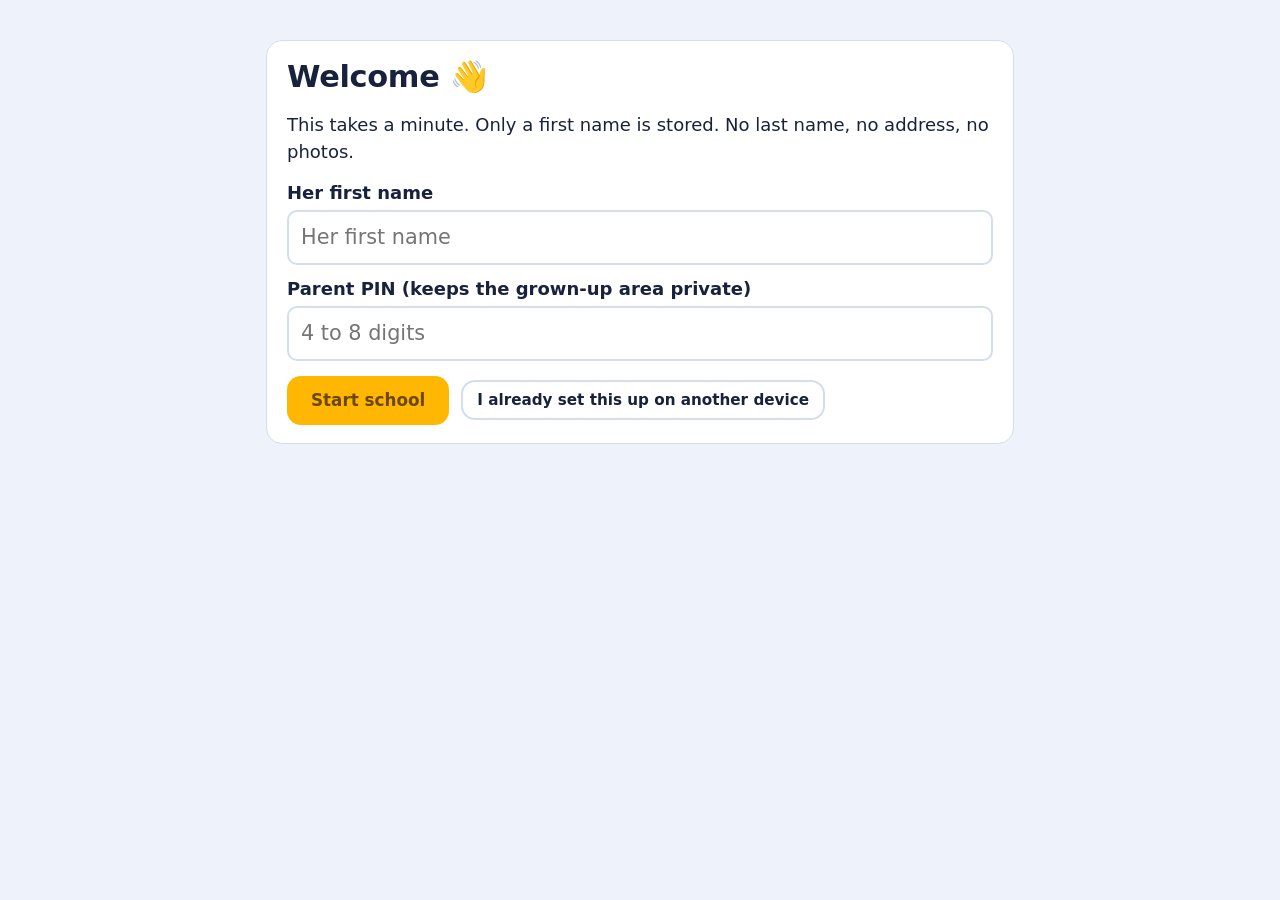
<file: index.html>
<!doctype html>
<html lang="en">
<head>
<meta charset="utf-8">
<meta name="viewport" content="width=device-width, initial-scale=1, viewport-fit=cover">
<meta name="theme-color" content="#1b2a4e">
<meta name="apple-mobile-web-app-capable" content="yes">
<meta name="mobile-web-app-capable" content="yes">
<meta name="apple-mobile-web-app-status-bar-style" content="black-translucent">
<meta name="apple-mobile-web-app-title" content="Ava's School">
<title>Ava's School</title>
<link rel="manifest" href="manifest.json">
<link rel="apple-touch-icon" href="icons/icon-180.png">
<link rel="icon" href="icons/icon-192.png">
<link rel="stylesheet" href="css/app.css">
</head>
<body>
<div id="app" aria-live="polite"></div>
<noscript>This app needs JavaScript turned on.</noscript>
<script src="config.js"></script>
<script src="js/calendar.js"></script>
<script src="js/gen.js"></script>
<script src="js/gen2.js"></script>
<script src="js/store.js"></script>
<script src="js/review.js"></script>
<script src="js/sync.js"></script>
<script src="js/behavior.js"></script>
<script src="js/scripture.js"></script>
<script src="js/content/core.js"></script>
<script src="js/content/bible.js"></script>
<script src="js/content/lang.js"></script>
<script src="js/content/stem.js"></script>
<script src="js/content/projects.js"></script>
<script src="js/content/bank_sci0.js"></script>
<script src="js/content/bank_sci1.js"></script>
<script src="js/content/bank_sci2.js"></script>
<script src="js/content/bank_ss0.js"></script>
<script src="js/content/bank_ss1.js"></script>
<script src="js/content/bank_ss2.js"></script>
<script src="js/content/bank_read0.js"></script>
<script src="js/content/bank_read1.js"></script>
<script src="js/content/bank_read2.js"></script>
<script src="js/content/bank_gram1.js"></script>
<script src="js/content/bank_gram2.js"></script>
<script src="js/content/bank_spell.js"></script>
<script src="js/content/bank_bible.js"></script>
<script src="js/content/bank_prompts.js"></script>
<script src="js/content/plan.js"></script>
<script src="js/schedule.js"></script>
<script src="js/assess.js"></script>
<script src="js/planner.js"></script>
<script src="js/ui.js"></script>
<script src="js/pics.js"></script>
<script src="js/fx.js"></script>
<script src="js/lessons.js"></script>
<script src="js/home.js"></script>
<script src="js/parent.js"></script>
<script src="js/finish.js"></script>
<script src="js/app.js"></script>
</body>
</html>
</file>
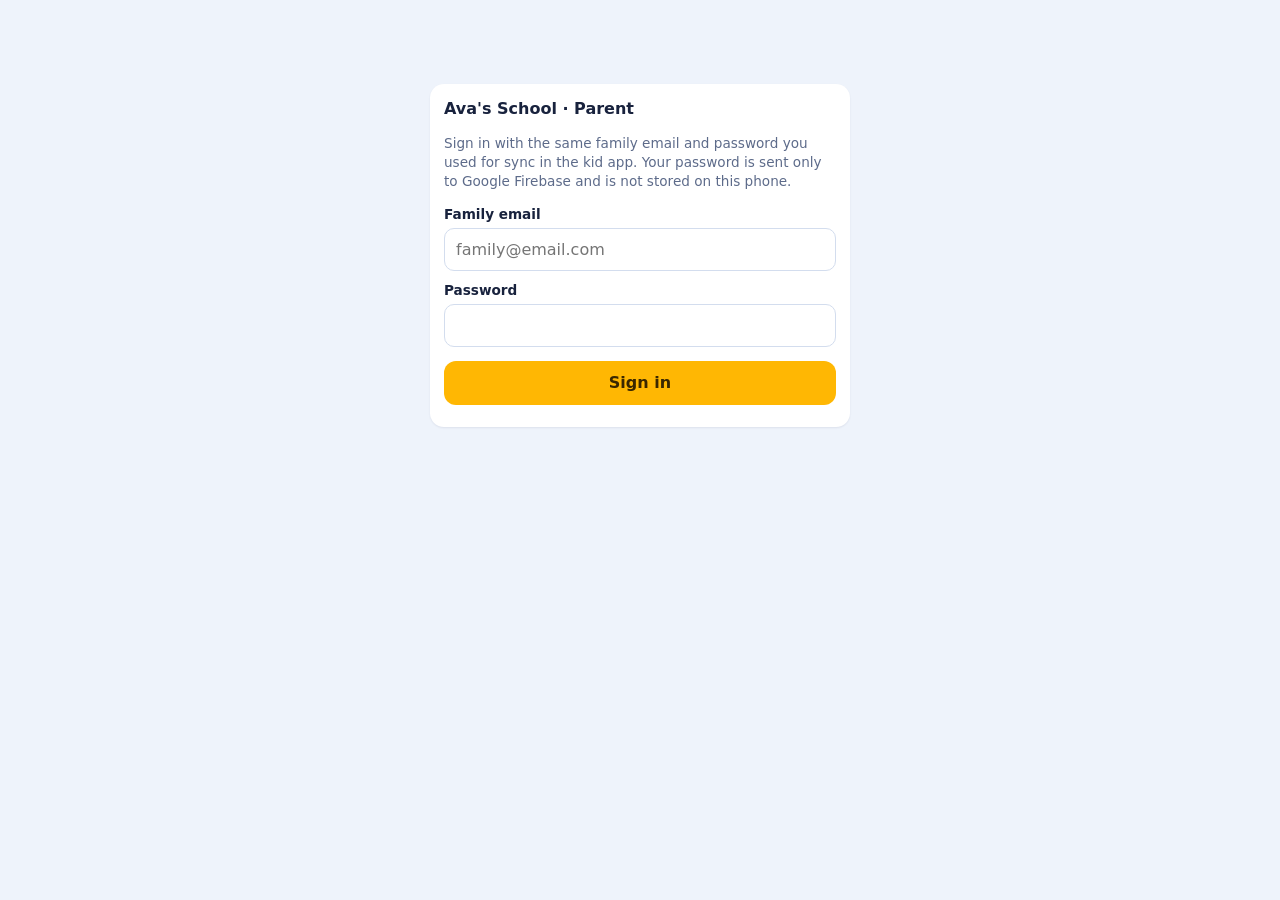
<file: parent/index.html>
<!doctype html>
<html lang="en">
<head>
<meta charset="utf-8">
<meta name="viewport" content="width=device-width, initial-scale=1, viewport-fit=cover">
<meta name="theme-color" content="#1b2a4e">
<meta name="apple-mobile-web-app-capable" content="yes">
<meta name="mobile-web-app-capable" content="yes">
<meta name="apple-mobile-web-app-status-bar-style" content="black-translucent">
<meta name="apple-mobile-web-app-title" content="Ava Parent">
<title>Ava's School – Parent</title>
<link rel="manifest" href="manifest.json">
<link rel="apple-touch-icon" href="icons/icon-180.png">
<link rel="icon" href="icons/icon-192.png">
<link rel="stylesheet" href="parent.css">
</head>
<body>
<div id="app" aria-live="polite"></div>
<noscript>This app needs JavaScript turned on.</noscript>
<script src="../config.js"></script>
<script src="../js/calendar.js"></script>
<script src="../js/gen.js"></script>
<script src="../js/gen2.js"></script>
<script src="../js/store.js"></script>
<script src="../js/review.js"></script>
<script src="../js/sync.js"></script>
<script src="../js/behavior.js"></script>
<script src="../js/scripture.js"></script>
<script src="../js/content/core.js"></script>
<script src="../js/content/bible.js"></script>
<script src="../js/content/lang.js"></script>
<script src="../js/content/stem.js"></script>
<script src="../js/content/projects.js"></script>
<script src="../js/content/bank_sci0.js"></script>
<script src="../js/content/bank_sci1.js"></script>
<script src="../js/content/bank_sci2.js"></script>
<script src="../js/content/bank_ss0.js"></script>
<script src="../js/content/bank_ss1.js"></script>
<script src="../js/content/bank_ss2.js"></script>
<script src="../js/content/bank_read0.js"></script>
<script src="../js/content/bank_read1.js"></script>
<script src="../js/content/bank_read2.js"></script>
<script src="../js/content/bank_gram1.js"></script>
<script src="../js/content/bank_gram2.js"></script>
<script src="../js/content/bank_spell.js"></script>
<script src="../js/content/bank_bible.js"></script>
<script src="../js/content/bank_prompts.js"></script>
<script src="../js/content/plan.js"></script>
<script src="../js/schedule.js"></script>
<script src="../js/assess.js"></script>
<script src="../js/planner.js"></script>
<script src="parent.js"></script>
</body>
</html>
</file>
<file: css/app.css>
:root{
  --night:#1b2a4e; --night-2:#27396b; --sky:#eef3fb; --paper:#ffffff; --line:#d3ddee; --ink:#18223d; --muted:#5d6b8a;
  --gold:#ffb703; --gold-deep:#e08e00; --gold-ink:#6b4700; --good:#1f9d6b; --good-bg:#e4f6ee; --bad:#c2410c; --bad-bg:#fdeee6; --focus:#2f6fed;
  --ui:ui-rounded,"SF Pro Rounded","Nunito","Segoe UI",system-ui,-apple-system,sans-serif;
  --read:"New York",ui-serif,"Iowan Old Style","Palatino Linotype",Georgia,serif;
  --r:16px; --r-sm:10px;
  color-scheme:light;
}
*{box-sizing:border-box}
html{-webkit-text-size-adjust:100%}
body{margin:0;background:var(--sky);color:var(--ink);font-family:var(--ui);font-size:18px;line-height:1.5;padding-bottom:env(safe-area-inset-bottom)}
h1,h2,h3{line-height:1.2;margin:0 0 .5em;letter-spacing:-.01em}
h1{font-size:1.9rem} h2{font-size:1.4rem} h3{font-size:1.15rem}
p{margin:0 0 .8em}
button,input,textarea,select{font:inherit;color:inherit}
button{cursor:pointer}
:focus-visible{outline:3px solid var(--focus);outline-offset:2px;border-radius:6px}
.wrap{max-width:780px;margin:0 auto;padding:0 16px 80px}
.wide{max-width:1020px}
.topbar{background:var(--night);color:#fff;padding:calc(10px + env(safe-area-inset-top)) 16px 10px;position:sticky;top:0;z-index:20}
.topbar .in{max-width:1020px;margin:0 auto;display:flex;align-items:center;gap:12px}
.topbar .brand{font-weight:800;font-size:1.05rem;display:flex;align-items:center;gap:8px}
.topbar .sp{flex:1}
.pill{display:inline-flex;align-items:center;gap:6px;padding:6px 12px;border-radius:999px;background:rgba(255,255,255,.12);color:#fff;font-weight:700;font-size:.95rem;border:0;text-decoration:none}
.pill.gold{background:var(--gold);color:var(--gold-ink)}
.pill:hover{background:rgba(255,255,255,.22)} .pill.gold:hover{background:#ffc83d}
.btn{display:inline-flex;align-items:center;justify-content:center;gap:8px;min-height:48px;padding:10px 22px;border-radius:14px;border:2px solid transparent;background:var(--night);color:#fff;font-weight:800;font-size:1.05rem;text-decoration:none}
.btn:hover{background:var(--night-2)} .btn:active{transform:translateY(1px)}
.btn.gold{background:var(--gold);color:var(--gold-ink)} .btn.gold:hover{background:#ffc83d}
.btn.ghost{background:transparent;border-color:var(--line);color:var(--ink)} .btn.ghost:hover{background:#fff}
.btn.small{min-height:40px;padding:6px 14px;font-size:.95rem}
.btn[disabled]{opacity:.45;cursor:not-allowed}
.card{background:var(--paper);border:1px solid var(--line);border-radius:var(--r);padding:18px 20px;margin:0 0 14px}
.muted{color:var(--muted)} .small{font-size:.9rem}
.row{display:flex;gap:12px;align-items:center;flex-wrap:wrap} .grow{flex:1}

/* ---------- Home hero: constellation ---------- */
.sky{background:radial-gradient(120% 140% at 80% -10%,#3a4f93 0,var(--night) 55%,#121c38 100%);color:#fff;border-radius:22px;padding:20px 22px 16px;margin:16px 0 18px;position:relative;overflow:hidden}
.sky h1{color:#fff;margin:0 0 2px;font-size:1.7rem}
.sky .sub{color:#c4d0ee;margin:0 0 6px}
.sky svg{display:block;width:100%;height:auto;margin-top:6px}
.sky .bank{display:flex;gap:18px;align-items:flex-end;flex-wrap:wrap;margin-top:6px}
.sky .bank b{font-size:2rem;color:var(--gold);line-height:1}
.sky .meter{flex:1;min-width:200px}
.meter-bar{height:12px;border-radius:99px;background:rgba(255,255,255,.18);overflow:hidden}
.meter-bar i{display:block;height:100%;background:linear-gradient(90deg,var(--gold),#ffd45e);border-radius:99px;transition:width .6s}
.star-dim{fill:#5b6ea6} .star-lit{fill:var(--gold);filter:drop-shadow(0 0 6px rgba(255,183,3,.9))} .cline{stroke:#5b6ea6;stroke-width:1.5} .cline.lit{stroke:var(--gold)}
@keyframes twinkle{0%,100%{opacity:1}50%{opacity:.55}} .star-lit{animation:twinkle 3.2s ease-in-out infinite}
@keyframes shoot{0%{transform:translate(-80px,-40px);opacity:0}20%{opacity:1}100%{transform:translate(300px,150px);opacity:0}}
.shooting{position:absolute;top:20px;left:10%;width:90px;height:3px;background:linear-gradient(90deg,transparent,#fff);border-radius:3px;animation:shoot 1.3s ease-out 1}

/* ---------- Lesson tiles ---------- */
.tile{display:flex;align-items:center;gap:14px;background:var(--paper);border:1px solid var(--line);border-left:8px solid var(--c,#999);border-radius:14px;padding:14px 16px;margin:0 0 10px;text-decoration:none;color:inherit;width:100%;text-align:left}
.tile:hover{box-shadow:0 4px 14px rgba(27,42,78,.12)}
.tile .t{flex:1} .tile .t b{display:block;font-size:1.08rem} .tile .t span{color:var(--muted);font-size:.9rem}
.tile .chk{width:38px;height:38px;border-radius:50%;border:3px solid var(--line);display:grid;place-items:center;font-size:1.2rem;flex:none;color:#fff}
.tile.done .chk{background:var(--gold);border-color:var(--gold);color:var(--gold-ink)}
.tile.done{background:#fffaf0}
.subj{font-weight:800;color:var(--c)}

/* ---------- Player ---------- */
.ph{background:var(--c,#2f6fed);color:#fff;padding:calc(10px + env(safe-area-inset-top)) 16px 12px}
.ph .in{max-width:780px;margin:0 auto;display:flex;align-items:center;gap:12px}
.ph .ttl{flex:1;font-weight:800} .ph .ttl small{display:block;font-weight:600;opacity:.85}
.ph .x{background:rgba(255,255,255,.2);border:0;color:#fff;border-radius:12px;min-height:40px;padding:6px 14px;font-weight:800}
.dots{display:flex;gap:5px;max-width:780px;margin:8px auto 0;flex-wrap:wrap}
.dots i{width:12px;height:12px;border-radius:50%;background:rgba(255,255,255,.35)} .dots i.on{background:#fff} .dots i.bad{background:#ffd0b8}
.stage{padding-top:18px}
.q{font-size:1.5rem;font-weight:700;margin:6px 0 16px;line-height:1.35}
.passage{font-family:var(--read);font-size:1.28rem;line-height:1.75;background:#fff;border:1px solid var(--line);border-radius:var(--r);padding:20px 24px;margin:0 0 14px}
.passage p{margin:0 0 1em} .passage .vn{font-family:var(--ui);font-size:.72rem;font-weight:800;color:var(--muted);vertical-align:super;margin-right:3px}
.passage.scripture{background:#fffdf5;border-color:#ecdca8}
.learn h3{color:var(--c)} .learn p{font-size:1.1rem}
.opt{display:block;width:100%;text-align:left;background:#fff;border:2px solid var(--line);border-radius:14px;padding:14px 16px;margin:0 0 10px;font-size:1.12rem;font-weight:600;min-height:54px}
.opt:hover{border-color:#9db4e6} .opt[aria-pressed=true]{border-color:var(--focus);background:#eef4ff}
.opt.right{border-color:var(--good);background:var(--good-bg)} .opt.wrong{border-color:var(--bad);background:var(--bad-bg)}
input.ans,textarea.ans{width:100%;border:2px solid var(--line);border-radius:14px;padding:14px 16px;background:#fff;font-size:1.4rem;font-weight:700}
textarea.ans{font-size:1.1rem;font-weight:500;min-height:130px;line-height:1.5;resize:vertical}
input.ans:focus,textarea.ans:focus{border-color:var(--focus);outline:none}
.fb{border-radius:14px;padding:14px 16px;margin:12px 0;font-size:1.05rem}
.fb.good{background:var(--good-bg);border:2px solid var(--good)} .fb.bad{background:var(--bad-bg);border:2px solid var(--bad)} .fb.info{background:#eef4ff;border:2px solid #b7c9f0}
.fb b.h{display:block;margin-bottom:4px;font-size:1.15rem}
.steps{list-style:none;margin:8px 0 0;padding:0} .steps li{padding:9px 12px;margin:0 0 6px;background:#fff;border-left:5px solid var(--c,#2f6fed);border-radius:8px;animation:pop .35s}
@keyframes pop{from{opacity:0;transform:translateY(6px)}to{opacity:1;transform:none}}
.demo{border:2px dashed var(--c,#2f6fed);border-radius:var(--r);padding:16px;background:#fff}
.demo .tag{display:inline-block;background:var(--c);color:#fff;border-radius:99px;padding:2px 12px;font-weight:800;font-size:.85rem;margin-bottom:8px}
.sticky-actions{position:sticky;bottom:0;background:linear-gradient(180deg,rgba(238,243,251,0),var(--sky) 30%);padding:18px 0 calc(14px + env(safe-area-inset-bottom));display:flex;gap:10px;justify-content:flex-end;flex-wrap:wrap;margin-top:8px}
.big-word{font-size:3rem;font-weight:800;text-align:center;letter-spacing:.04em;margin:14px 0;font-family:var(--read)}
.timer{font-size:2.4rem;font-weight:800;color:var(--gold-deep);text-align:center}
.bigq{font-size:3.2rem;font-weight:800;text-align:center;margin:10px 0}
.verse-blank{display:inline-block;min-width:80px;border-bottom:3px solid var(--focus);margin:0 3px;text-align:center}
.verse-in{width:120px;border:0;border-bottom:3px solid var(--focus);background:#eef4ff;font:inherit;font-weight:700;text-align:center;padding:2px 4px;border-radius:6px}
.cele{text-align:center;padding:30px 10px}
.cele .big{font-size:4rem;line-height:1} .cele .earned{font-size:2.3rem;font-weight:800;color:var(--gold-deep)}
.check{display:flex;gap:10px;align-items:flex-start;margin:6px 0;font-size:1.05rem} .check input{width:24px;height:24px;margin-top:2px}

/* ---------- Parent ---------- */
.tabs{display:flex;gap:6px;flex-wrap:wrap;margin:12px 0}
.tabs button{background:#fff;border:1px solid var(--line);border-radius:999px;padding:8px 16px;font-weight:700}
.tabs button[aria-selected=true]{background:var(--night);color:#fff;border-color:var(--night)}
table{border-collapse:collapse;width:100%;font-size:.95rem} th,td{text-align:left;padding:8px 10px;border-bottom:1px solid var(--line);vertical-align:top} th{background:#f3f6fc}
.badge{display:inline-block;padding:2px 10px;border-radius:99px;font-size:.8rem;font-weight:800;background:#e8eefb;color:#2b3f77}
.badge.warn{background:#fff1cf;color:#7a5200} .badge.ok{background:var(--good-bg);color:#106b47} .badge.bad{background:var(--bad-bg);color:#8a2f08}
label.f{display:block;margin:10px 0 4px;font-weight:700}
.f-in{width:100%;border:2px solid var(--line);border-radius:10px;padding:10px 12px;background:#fff;font-size:1rem}
.modal-bg{position:fixed;inset:0;background:rgba(10,18,40,.6);display:grid;place-items:center;z-index:50;padding:16px}
.modal{background:#fff;border-radius:20px;padding:22px;max-width:480px;width:100%;max-height:90vh;overflow:auto}
.toast{position:fixed;left:50%;bottom:calc(20px + env(safe-area-inset-bottom));transform:translateX(-50%);background:var(--night);color:#fff;padding:12px 20px;border-radius:14px;font-weight:700;z-index:60;box-shadow:0 8px 24px rgba(0,0,0,.3)}
.pin{display:flex;gap:10px;justify-content:center;margin:12px 0} .pin input{width:56px;height:64px;text-align:center;font-size:2rem;border:2px solid var(--line);border-radius:12px}
.badge-grid{display:grid;grid-template-columns:repeat(auto-fill,minmax(150px,1fr));gap:10px}
.bd{background:#fff;border:1px solid var(--line);border-radius:14px;padding:12px;text-align:center} .bd.off{opacity:.4;filter:grayscale(1)} .bd .e{font-size:2.2rem}
.print-only{display:none}
@media print{
  body{background:#fff;font-size:12pt} .topbar,.tabs,.btn,.no-print,.sticky-actions{display:none!important}
  .print-only{display:block} .card{break-inside:avoid;border-color:#999}
}
@media (max-width:560px){ h1{font-size:1.5rem} .q{font-size:1.25rem} .big-word{font-size:2.2rem} .bigq{font-size:2.4rem} body{font-size:17px} }
@media (prefers-reduced-motion:reduce){ *{animation:none!important;transition:none!important} }

/* ================= v3: full school day ================= */
.sky-top{display:flex;gap:18px;align-items:center;justify-content:space-between}
.sky-hi{flex:1;min-width:0}
.sky-ring{flex:none}
.ring .ring-bg{fill:none;stroke:rgba(255,255,255,.16);stroke-width:12}
.ring .ring-fg{fill:none;stroke:var(--gold);stroke-width:12;stroke-linecap:round;transition:stroke-dashoffset .8s ease}
.ring .ring-t{font:800 30px var(--ui);fill:#fff}
.ring .ring-s{font:600 12px var(--ui);fill:#c4d0ee}
.card .ring .ring-bg,.timer-card .ring .ring-bg{stroke:#e3e9f6}
.card .ring .ring-t{fill:var(--ink)} .card .ring .ring-s{fill:var(--muted)}
.star-half{fill:#c9a94a}
.sky .lvl{color:#fff;text-decoration:none;background:rgba(255,255,255,.1);border-radius:14px;padding:6px 12px}
.sky .lvl b{font-size:1.2rem}
.tl-h{margin:6px 0 10px}
.timeline{position:relative;margin:0 0 18px}
.block{display:grid;grid-template-columns:76px 46px 1fr 40px;gap:12px;align-items:start;background:var(--paper);border:1px solid var(--line);border-radius:18px;padding:14px 14px 14px 12px;margin:0 0 10px;position:relative}
.block::before{content:"";position:absolute;left:0;top:14px;bottom:14px;width:5px;border-radius:0 4px 4px 0;background:var(--c,#999)}
.block.full{background:#fffaf0;border-color:#f3dc9c}
.block.brk{grid-template-columns:76px 46px 1fr;background:transparent;border:1px dashed var(--line);padding:8px 12px;align-items:center}
.block.brk::before{display:none}
.bl-time{font-weight:800;color:var(--muted);font-size:.92rem;padding-top:6px;white-space:nowrap}
.bl-icon{width:46px;height:46px;border-radius:14px;background:color-mix(in srgb,var(--c,#2f6fed) 14%,#fff);display:grid;place-items:center;font-size:1.5rem}
.block.brk .bl-icon{background:none;width:auto;height:auto;font-size:1.2rem}
.bl-head{display:flex;justify-content:space-between;gap:10px;align-items:baseline;flex-wrap:wrap}
.bl-head b{font-size:1.1rem}
.bl-bar{height:8px;border-radius:99px;background:#e9eef8;overflow:hidden;margin:6px 0 8px}
.bl-bar i{display:block;height:100%;background:var(--c,#2f6fed);border-radius:99px;transition:width .6s}
.bl-items{display:flex;flex-direction:column;gap:4px}
.bl-item{display:flex;gap:8px;align-items:center;color:var(--ink);text-decoration:none;font-size:.98rem;padding:4px 6px;border-radius:8px}
.bl-item:hover{background:#f3f6fc}
.bl-item.done{color:var(--muted)}
.bl-chk{width:22px;height:22px;flex:none;border-radius:50%;border:2px solid var(--line);display:grid;place-items:center;font-size:.8rem;font-weight:900;color:#fff}
.bl-item.done .bl-chk{background:var(--good);border-color:var(--good)}
.bl-act{display:flex;gap:10px;align-items:center;flex-wrap:wrap;margin-top:8px}
.bl-clock{font-weight:800;font-variant-numeric:tabular-nums;color:var(--ink)}
.bl-star{font-size:2rem;line-height:1;color:#d6deee;text-align:center;padding-top:4px}
.bl-star.on{color:var(--gold);text-shadow:0 0 12px rgba(255,183,3,.7);animation:pop .4s}
.running{margin:0 0 14px} .running a{color:var(--ink);font-weight:700}
@media (max-width:620px){
  .block{grid-template-columns:40px 1fr 32px;gap:10px}
  .bl-time{grid-column:2;grid-row:1;padding:0;font-size:.82rem}
  .bl-icon{grid-column:1;grid-row:1/3;width:40px;height:40px;font-size:1.25rem}
  .bl-main{grid-column:2;grid-row:2}
  .bl-star{grid-column:3;grid-row:1/3;font-size:1.6rem}
  .block.brk{grid-template-columns:40px 1fr;}
  .block.brk .bl-time{grid-column:2;grid-row:1}
  .block.brk .bl-icon{grid-column:1;grid-row:1}
  .block.brk .bl-main{grid-column:2;grid-row:2}
  .sky-top{flex-wrap:wrap}
}

/* lesson screens: bigger, fuller */
.stage .card{padding:22px 24px;border-radius:20px}
.stage .learn .card{border-left:6px solid var(--c,#2f6fed)}
.stage .learn p{font-size:1.15rem;line-height:1.6}
.pic{margin:0 0 16px;display:flex;justify-content:center}
.pic-svg{max-width:100%;height:auto;max-height:320px}
.pic-svg .pt{font:700 15px var(--ui);fill:var(--ink)} .pic-svg .pt.big{font-size:22px} .pic-svg .pt.sm{font-size:12px;fill:var(--muted)} .pic-svg .pt.b{font-weight:900}
.pic-svg .fill-a{fill:#7aa7ff;stroke:#2f6fed;stroke-width:2} .pic-svg .fill-a2{fill:#cfe0ff;stroke:#2f6fed;stroke-width:2} .pic-svg .fill-0{fill:#fff;stroke:#9db4e6;stroke-width:2} .pic-svg .fill-h{fill:#fff2c7;stroke:#e0b43c;stroke-width:2}
.pic-svg .gridl{stroke:#9db4e6;stroke-width:1} .pic-svg .axis{stroke:var(--ink);stroke-width:2} .pic-svg .ray{stroke:var(--ink);stroke-width:3;stroke-linecap:round;fill:none} .pic-svg .ray.thin{stroke-width:2}
.pic-svg .arc1{fill:none;stroke:#2f6fed;stroke-width:4} .pic-svg .arc2{fill:none;stroke:#e0457b;stroke-width:4} .pic-svg .dot{fill:#e0457b}
.vocab dl{display:grid;grid-template-columns:auto 1fr;gap:6px 14px;margin:0} .vocab dt{font-weight:800;color:var(--c,#2f6fed)} .vocab dd{margin:0}
.lab ol.steps li{border-left-color:var(--good)}
.timer-card{text-align:center}
.tbox{display:flex;flex-direction:column;align-items:center;gap:6px;margin:12px 0}
.tclock{font-size:1.6rem;font-weight:800;font-variant-numeric:tabular-nums}
.tring .ring-t{font-size:56px}
.prompt{font-family:var(--read);font-size:1.4rem;line-height:1.5;margin:8px 0 10px}
textarea.ans.journal{min-height:260px;font-family:var(--read);font-size:1.15rem;line-height:1.7}
.confetti{position:fixed;inset:0;pointer-events:none;z-index:70}
.meter-bar.light{background:#e9eef8;height:10px}
.subj-bars td{padding:6px 8px}
.level-card .row{flex-wrap:nowrap}
@media print{ .hours-table{font-size:9pt} .hours-table td,.hours-table th{padding:3px 5px} }
@media (max-width:620px){ .sky-ring svg{width:104px;height:104px} .sky h1{font-size:1.45rem} }
/* v4: required-time countdown + past days */
.pill.req{background:#ffe9a8;color:#5a4300;font-variant-numeric:tabular-nums;white-space:nowrap}
.pill.req.ok{background:#c9f2d6;color:#0d5a2a}
.req-wait{text-align:center}
.req-big{font-size:3.4rem;font-weight:800;font-variant-numeric:tabular-nums;margin:8px 0;color:var(--c,#1b2a4e)}
.day-row .badge{align-self:center;margin-right:6px}
@media (max-width:520px){.topbar .pill{padding:5px 8px;font-size:.85rem}}
/* v5: finish my day */
.finish-card{text-align:center}.btn.big{font-size:1.2rem;padding:14px 26px}
.rv-list{list-style:none;padding:0;margin:0}.rv-list li{padding:12px 0;border-top:1px solid #e6ebf5}.rv-list li:first-child{border-top:0}
.rv-why{margin:6px 0;color:#7a4b00}.rv-ai{margin:6px 0;background:#eef4ff;border-radius:10px;padding:8px 10px}
.rv-fix .btn{margin-top:6px}.rv-writing{border-top:1px solid #e6ebf5;padding:10px 0}
@media print{.topbar,.tabs,.no-print,.sticky-actions,h1{display:none!important}body{background:#fff}.card{box-shadow:none;border:0}}
.bp-banner{border:2px solid var(--gold,#ffbf2f);background:#fffaf0}.req-big.small{font-size:2rem;margin:0}.badge.gold{background:var(--gold,#ffbf2f);color:#3d2a00}
/* v11: weekly summary print, bookshelf, writing hints, makeup planner */
@media print{
  body.print-week main > h1,body.print-week main > .tabs,body.print-week .topbar{display:none!important}
  body.print-week main > div > div > *:not(#week-summary){display:none!important}
  body.print-week #week-summary{display:block!important;border:0}
  body.print-week #week-summary .row{display:flex!important}
}
.bookshelf{margin-top:10px;text-align:left}
.bookshelf summary{cursor:pointer;font-weight:700}
.bookshelf ul{list-style:none;padding:0;margin:8px 0;display:grid;grid-template-columns:repeat(auto-fill,minmax(220px,1fr));gap:8px}
.bookshelf li a{display:block;padding:8px 10px;border:1px solid #d9dfeb;border-radius:10px;text-decoration:none;color:inherit;background:#fff}
.bookshelf li a b{display:block}
.bookshelf li a span{font-size:.85rem;color:var(--muted,#667)}
.hints{margin-top:10px}
.hints ul{margin:6px 0 0 18px;padding:0}
.music-note{display:block;margin-top:4px;font-weight:700}
.makeup-table td{padding:4px 8px}
</file>
<file: parent/parent.css>
:root{--night:#1b2a4e;--sky:#eef3fb;--paper:#fff;--line:#d3ddee;--ink:#18223d;--muted:#5d6b8a;--gold:#ffb703;--good:#1f9d6b;--good-bg:#e4f6ee;--bad:#c2410c;--bad-bg:#fdeee6;--ui:-apple-system,"SF Pro Text",system-ui,"Segoe UI",sans-serif}
*{box-sizing:border-box}html,body{margin:0;background:var(--sky);color:var(--ink);font:16px/1.4 var(--ui);-webkit-text-size-adjust:100%}
header{position:sticky;top:0;z-index:5;background:var(--night);color:#fff;padding:calc(env(safe-area-inset-top) + 10px) 16px 10px;display:flex;align-items:center;gap:8px}
header h1{font-size:1.1rem;margin:0;flex:1}header .sync{font-size:.8rem;opacity:.85;background:none;border:1px solid rgba(255,255,255,.4);color:#fff;border-radius:99px;padding:4px 10px}
main{padding:12px 12px calc(84px + env(safe-area-inset-bottom));max-width:640px;margin:0 auto}
nav{position:fixed;bottom:0;left:0;right:0;background:#fff;border-top:1px solid var(--line);display:flex;padding-bottom:env(safe-area-inset-bottom);z-index:5}
nav button{flex:1;border:0;background:none;padding:8px 0 6px;font:600 .72rem var(--ui);color:var(--muted);display:flex;flex-direction:column;align-items:center;gap:2px}
nav button span{font-size:1.35rem}nav button[aria-selected=true]{color:var(--night)}nav button[aria-selected=true] span{transform:scale(1.1)}
.card{background:var(--paper);border-radius:14px;padding:14px;margin:0 0 12px;box-shadow:0 1px 2px rgba(20,30,60,.08)}
.card h2{font-size:1rem;margin:0 0 8px}.card h3{font-size:.95rem;margin:12px 0 6px}
.big{font-size:2rem;font-weight:800;line-height:1.1}.muted{color:var(--muted)}.small{font-size:.85rem}
.grid{display:grid;grid-template-columns:1fr 1fr;gap:10px}.stat{background:var(--paper);border-radius:14px;padding:12px}.stat b{display:block;font-size:1.4rem}
.bar{height:10px;background:#e3e9f5;border-radius:99px;overflow:hidden;margin-top:6px}.bar i{display:block;height:100%;background:var(--gold)}.bar.ok i{background:var(--good)}
table{width:100%;border-collapse:collapse;font-size:.9rem}td,th{padding:7px 4px;border-bottom:1px solid var(--line);text-align:left;vertical-align:top}th{font-size:.75rem;color:var(--muted);font-weight:600}
td.r,th.r{text-align:right}
.btn{display:inline-block;border:0;border-radius:12px;background:var(--night);color:#fff;font:700 1rem var(--ui);padding:12px 16px;min-height:44px}
.btn.gold{background:var(--gold);color:#3a2700}.btn.ghost{background:#e7ecf6;color:var(--ink)}.btn.small{font-size:.85rem;padding:8px 12px;min-height:36px}.btn.wide{width:100%}
.btn:disabled{opacity:.5}
input,textarea,select{width:100%;font:16px var(--ui);padding:11px;border:1px solid var(--line);border-radius:10px;background:#fff;color:var(--ink)}
label{display:block;font-size:.85rem;font-weight:600;margin:10px 0 4px}
.row{display:flex;gap:8px;align-items:center}.row>*{flex:1}
.tag{display:inline-block;font-size:.72rem;font-weight:700;padding:2px 8px;border-radius:99px;background:#e7ecf6}.tag.ok{background:var(--good-bg);color:var(--good)}.tag.bad{background:var(--bad-bg);color:var(--bad)}.tag.warn{background:#fff3d6;color:#7a5200}
.flag{background:var(--bad-bg);border-left:4px solid var(--bad);padding:8px 10px;border-radius:8px;margin:6px 0;font-size:.88rem}
.okbox{background:var(--good-bg);border-left:4px solid var(--good);padding:8px 10px;border-radius:8px;margin:6px 0;font-size:.88rem}
.text{white-space:pre-wrap;font-family:"New York",Georgia,serif;background:#fafbfe;border:1px solid var(--line);border-radius:10px;padding:10px;margin:6px 0}
.seg{display:flex;background:#e3e9f5;border-radius:10px;padding:3px;margin-bottom:12px}.seg button{flex:1;border:0;background:none;padding:8px;border-radius:8px;font:600 .85rem var(--ui);color:var(--muted)}.seg button[aria-selected=true]{background:#fff;color:var(--ink)}
.toast{position:fixed;left:50%;transform:translateX(-50%);bottom:calc(90px + env(safe-area-inset-bottom));background:var(--ink);color:#fff;padding:10px 16px;border-radius:12px;z-index:9;font-size:.9rem;max-width:90%}
.modal{position:fixed;inset:0;background:rgba(10,15,30,.5);display:flex;align-items:flex-end;z-index:10}.modal>div{background:#fff;width:100%;border-radius:18px 18px 0 0;padding:18px 16px calc(18px + env(safe-area-inset-bottom))}
.err{color:var(--bad);font-size:.9rem;margin-top:8px}
details summary{cursor:pointer;font-weight:600;padding:4px 0}
.login{max-width:420px;margin:8vh auto 0}

/* v17 print: 180-day summary */
table.sum180{font-size:13px;border-collapse:collapse}table.sum180 td,table.sum180 th{padding:3px 6px;border-bottom:1px solid #ddd;white-space:nowrap}
@media print{header,nav,.no-print,.toast,#update-banner{display:none!important}body{background:#fff!important;color:#000!important}main{padding:0!important;max-width:none!important}.card{box-shadow:none!important;border:0!important;background:#fff!important;color:#000!important}table.sum180{font-size:10px}}
</file>
